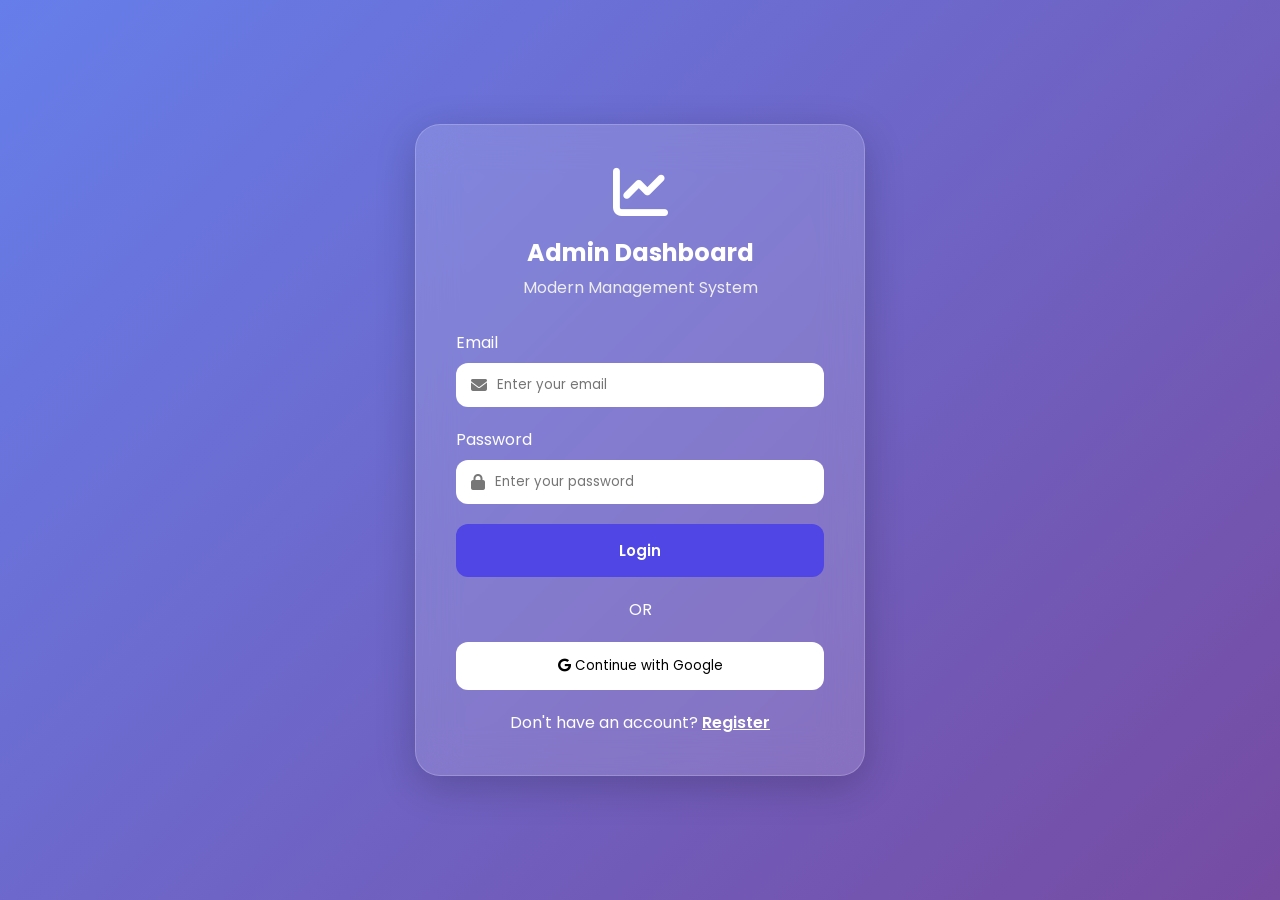
<file: index.html>
<!DOCTYPE html>
<html lang="en">

<head>
    <meta charset="UTF-8">
    <meta name="viewport" content="width=device-width, initial-scale=1.0">
    <title>Admin Dashboard Login | Nocta-Code</title>

    <link rel="stylesheet" href="style.css">

    <link href="https://cdnjs.cloudflare.com/ajax/libs/font-awesome/6.5.1/css/all.min.css"
        rel="stylesheet">
</head>

<body>

    <div class="login-container">

        <div class="glass-card">

            <div class="logo">
                <i class="fa-solid fa-chart-line"></i>
                <h2>Admin Dashboard</h2>
                <p>Modern Management System</p>
            </div>

            <form id="loginForm">

                <div class="input-group">
                    <label>Email</label>

                    <div class="input-box">
                        <i class="fa-solid fa-envelope"></i>
                        <input
                            type="email"
                            placeholder="Enter your email"
                            required>
                    </div>
                </div>

                <div class="input-group">
                    <label>Password</label>

                    <div class="input-box">
                        <i class="fa-solid fa-lock"></i>
                        <input
                            type="password"
                            placeholder="Enter your password"
                            required>
                    </div>
                </div>

                <button type="submit" class="btn-login">
                    Login
                </button>

            </form>

            <div class="divider">
                <span>OR</span>
            </div>

            <button class="google-btn">
                <i class="fa-brands fa-google"></i>
                Continue with Google
            </button>

            <p class="register-link">
                Don't have an account?
                <a href="register.html">
                    Register
                </a>
            </p>

        </div>

    </div>

    <script>

        const loginForm =
            document.getElementById("loginForm");

        loginForm.addEventListener("submit", function (e) {

            e.preventDefault();

            window.location.href =
                "dashboard.html";

        });

    </script>

</body>

</html>
</file>
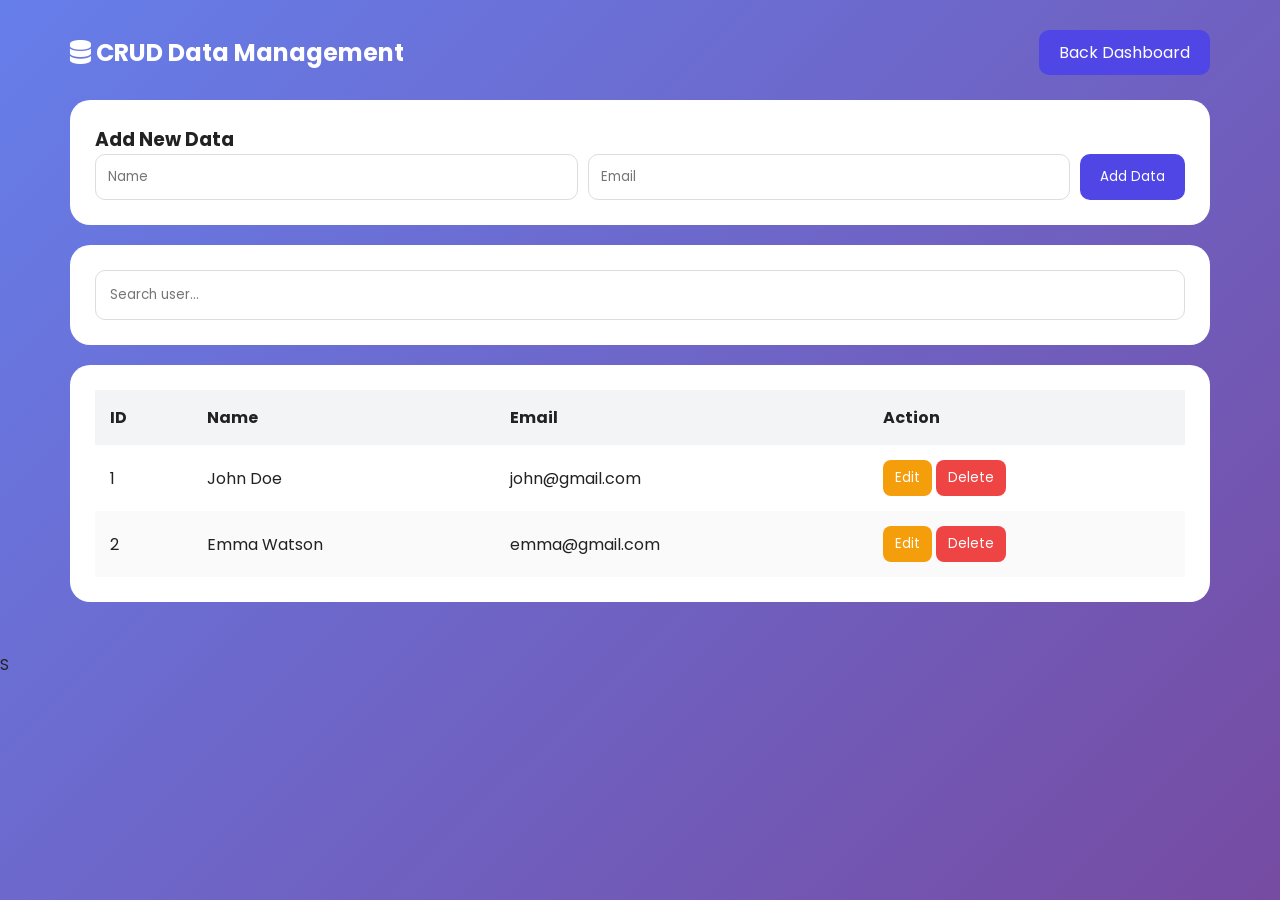
<file: crud.html>
<!DOCTYPE html>
<html lang="en">

<head>
    <meta charset="UTF-8">
    <meta name="viewport" content="width=device-width, initial-scale=1.0">
    <title>CRUD Data - Admin Dashboard</title>

    <link rel="stylesheet" href="style.css">

    <link href="https://cdnjs.cloudflare.com/ajax/libs/font-awesome/6.5.1/css/all.min.css"
        rel="stylesheet">
</head>

<body>

<div class="crud-container">

    <div class="crud-header">

        <h2>
            <i class="fa-solid fa-database"></i>
            CRUD Data Management
        </h2>

        <a href="dashboard.html" class="back-btn">
            Back Dashboard
        </a>

    </div>

    <!-- Form -->

    <div class="crud-card">

        <h3>Add New Data</h3>

        <form id="crudForm">

            <div class="form-row">

                <input
                    type="text"
                    id="name"
                    placeholder="Name"
                    required>

                <input
                    type="email"
                    id="email"
                    placeholder="Email"
                    required>

                <button type="submit">
                    Add Data
                </button>

            </div>

        </form>

    </div>

    <!-- Search -->

    <div class="crud-card">

        <input
            type="text"
            id="searchInput"
            placeholder="Search user...">

    </div>

    <!-- Table -->

    <div class="crud-card">

        <table id="dataTable">

            <thead>

                <tr>
                    <th>ID</th>
                    <th>Name</th>
                    <th>Email</th>
                    <th>Action</th>
                </tr>

            </thead>

            <tbody>

                <tr>
                    <td>1</td>
                    <td>John Doe</td>
                    <td>john@gmail.com</td>

                    <td>

                        <button
                            class="edit-btn">
                            Edit
                        </button>

                        <button
                            class="delete-btn">
                            Delete
                        </button>

                    </td>
                </tr>

                <tr>
                    <td>2</td>
                    <td>Emma Watson</td>
                    <td>emma@gmail.com</td>

                    <td>

                        <button
                            class="edit-btn">
                            Edit
                        </button>

                        <button
                            class="delete-btn">
                            Delete
                        </button>

                    </td>
                </tr>

            </tbody>

        </table>

    </div>

</div>

<script>

const crudForm =
document.getElementById(
"crudForm"
);

const tableBody =
document.querySelector(
"#dataTable tbody"
);

let currentId = 3;

crudForm.addEventListener(
"submit",
function(e){

    e.preventDefault();

    const name =
    document.getElementById(
    "name"
    ).value;

    const email =
    document.getElementById(
    "email"
    ).value;

    const row =
    document.createElement(
    "tr"
    );

    row.innerHTML = `
        <td>${currentId++}</td>
        <td>${name}</td>
        <td>${email}</td>
        <td>
            <button class="edit-btn">
                Edit
            </button>

            <button class="delete-btn">
                Delete
            </button>
        </td>
    `;

    tableBody.appendChild(
        row
    );

    crudForm.reset();

});

document.addEventListener(
"click",
function(e){

    if(
        e.target.classList.contains(
            "delete-btn"
        )
    ){

        e.target
        .parentElement
        .parentElement
        .remove();

    }

    if(
        e.target.classList.contains(
            "edit-btn"
        )
    ){

        const row =
        e.target
        .parentElement
        .parentElement;

        const newName =
        prompt(
            "Edit Name",
            row.children[1]
            .innerText
        );

        const newEmail =
        prompt(
            "Edit Email",
            row.children[2]
            .innerText
        );

        if(newName)
            row.children[1]
            .innerText =
            newName;

        if(newEmail)
            row.children[2]
            .innerText =
            newEmail;

    }

});

const searchInput =
document.getElementById(
"searchInput"
);

searchInput.addEventListener(
"keyup",
function(){

    const filter =
    this.value
    .toLowerCase();

    const rows =
    tableBody.querySelectorAll(
        "tr"
    );

    rows.forEach(row => {

        const text =
        row.innerText
        .toLowerCase();

        row.style.display =
        text.includes(filter)
        ? ""
        : "none";

    });

});

</script>

</body>

</html>S
</file>
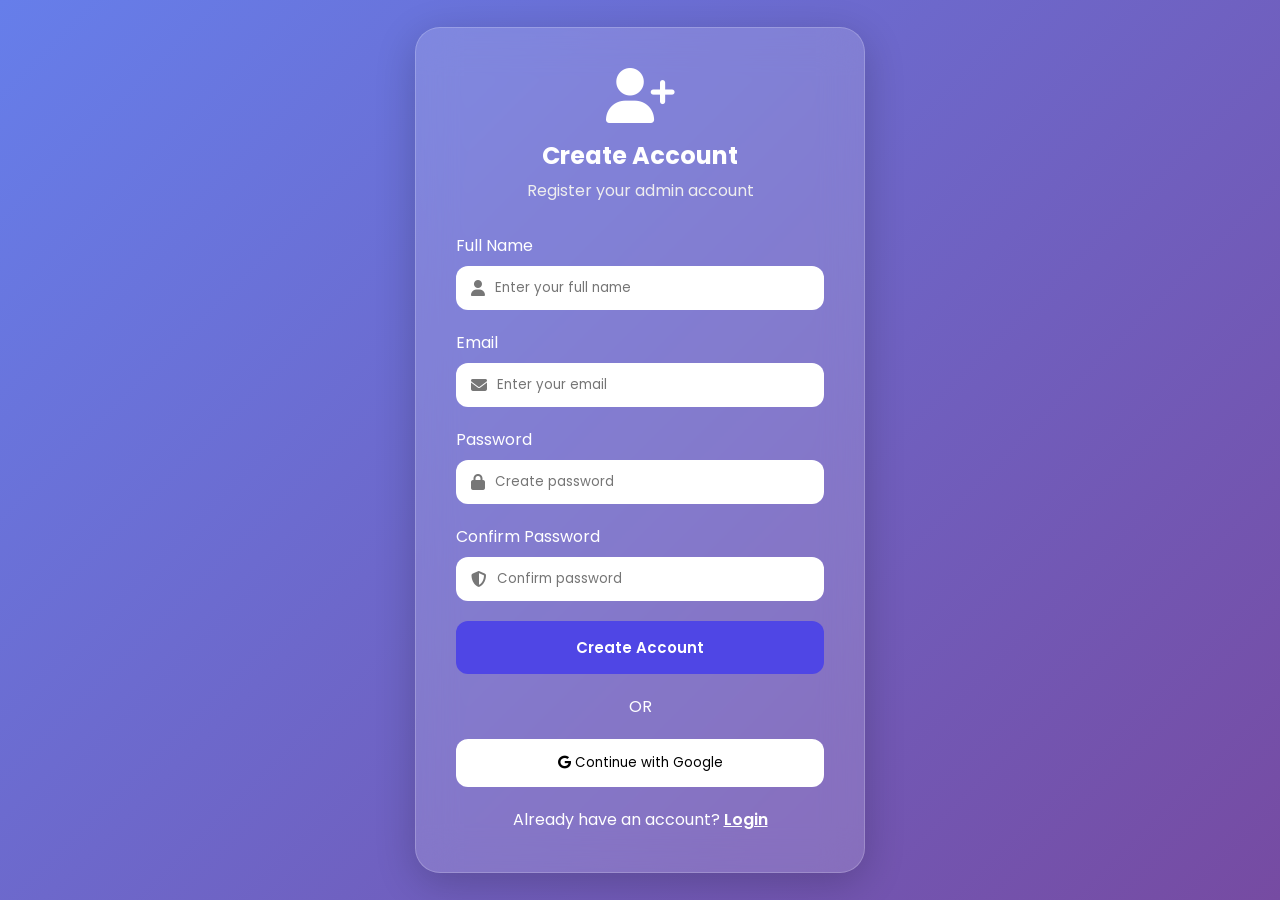
<file: register.html>
<!DOCTYPE html>
<html lang="en">

<head>
    <meta charset="UTF-8">
    <meta name="viewport" content="width=device-width, initial-scale=1.0">
    <title>Register - Admin Dashboard</title>

    <link rel="stylesheet" href="style.css">

    <link href="https://cdnjs.cloudflare.com/ajax/libs/font-awesome/6.5.1/css/all.min.css"
        rel="stylesheet">
</head>

<body>

    <div class="login-container">

        <div class="glass-card">

            <div class="logo">
                <i class="fa-solid fa-user-plus"></i>
                <h2>Create Account</h2>
                <p>Register your admin account</p>
            </div>

            <form id="registerForm">

                <div class="input-group">
                    <label>Full Name</label>

                    <div class="input-box">
                        <i class="fa-solid fa-user"></i>
                        <input
                            type="text"
                            placeholder="Enter your full name"
                            required>
                    </div>
                </div>

                <div class="input-group">
                    <label>Email</label>

                    <div class="input-box">
                        <i class="fa-solid fa-envelope"></i>
                        <input
                            type="email"
                            placeholder="Enter your email"
                            required>
                    </div>
                </div>

                <div class="input-group">
                    <label>Password</label>

                    <div class="input-box">
                        <i class="fa-solid fa-lock"></i>
                        <input
                            type="password"
                            placeholder="Create password"
                            required>
                    </div>
                </div>

                <div class="input-group">
                    <label>Confirm Password</label>

                    <div class="input-box">
                        <i class="fa-solid fa-shield-halved"></i>
                        <input
                            type="password"
                            placeholder="Confirm password"
                            required>
                    </div>
                </div>

                <button type="submit" class="btn-login">
                    Create Account
                </button>

            </form>

            <div class="divider">
                <span>OR</span>
            </div>

            <button class="google-btn">
                <i class="fa-brands fa-google"></i>
                Continue with Google
            </button>

            <p class="register-link">
                Already have an account?
                <a href="index.html">
                    Login
                </a>
            </p>

        </div>

    </div>

    <script>

        const registerForm =
            document.getElementById("registerForm");

        registerForm.addEventListener("submit", function (e) {

            e.preventDefault();

            alert("Account created successfully!");

            window.location.href =
                "index.html";

        });

    </script>

</body>

</html>
</file>
<file: style.css>
/* =========================
   GOOGLE FONT
========================= */

@import url('https://fonts.googleapis.com/css2?family=Poppins:wght@300;400;500;600;700;800&display=swap');

*{
    margin:0;
    padding:0;
    box-sizing:border-box;
    font-family:'Poppins',sans-serif;
}

body{
    min-height:100vh;
    background:linear-gradient(
        135deg,
        #667eea,
        #764ba2
    );
    color:#222;
}

/* =========================
   LOGIN & REGISTER
========================= */

.login-container{
    min-height:100vh;
    display:flex;
    justify-content:center;
    align-items:center;
    padding:20px;
}

.glass-card{
    width:100%;
    max-width:450px;

    background:rgba(255,255,255,.15);

    backdrop-filter:blur(20px);

    border:1px solid rgba(255,255,255,.2);

    border-radius:25px;

    padding:40px;

    box-shadow:
    0 10px 40px rgba(0,0,0,.2);
}

.logo{
    text-align:center;
    margin-bottom:30px;
}

.logo i{
    font-size:55px;
    color:white;
    margin-bottom:15px;
}

.logo h2{
    color:white;
    margin-bottom:5px;
}

.logo p{
    color:#eee;
}

.input-group{
    margin-bottom:20px;
}

.input-group label{
    display:block;
    margin-bottom:8px;
    color:white;
}

.input-box{
    display:flex;
    align-items:center;
    background:white;
    border-radius:12px;
    padding:12px 15px;
}

.input-box i{
    color:#777;
    margin-right:10px;
}

.input-box input{
    width:100%;
    border:none;
    outline:none;
    background:none;
}

.btn-login{
    width:100%;
    border:none;
    padding:15px;
    border-radius:12px;
    cursor:pointer;

    background:#4f46e5;
    color:white;

    font-weight:600;
    font-size:15px;

    transition:.3s;
}

.btn-login:hover{
    transform:translateY(-2px);
}

.divider{
    text-align:center;
    margin:20px 0;
    color:white;
}

.google-btn{
    width:100%;
    border:none;
    padding:14px;
    border-radius:12px;
    cursor:pointer;
    background:white;
}

.register-link{
    margin-top:20px;
    text-align:center;
    color:white;
}

.register-link a{
    color:#fff;
    font-weight:600;
}

/* =========================
   DASHBOARD
========================= */

.dashboard{
    display:flex;
    min-height:100vh;
}

/* Sidebar */

.sidebar{
    width:260px;
    background:#111827;
    color:white;
    padding:25px;
}

.sidebar-logo{
    font-size:22px;
    font-weight:700;
    margin-bottom:40px;
}

.sidebar-logo i{
    margin-right:10px;
}

.menu{
    list-style:none;
}

.menu li{
    margin-bottom:10px;
}

.menu li a{
    display:flex;
    gap:12px;

    text-decoration:none;
    color:white;

    padding:14px;
    border-radius:12px;

    transition:.3s;
}

.menu li a:hover,
.menu .active a{
    background:#4f46e5;
}

/* Main */

.main-content{
    flex:1;
    padding:30px;
    overflow:auto;
}

.topbar{
    display:flex;
    justify-content:space-between;
    align-items:center;
    margin-bottom:30px;
}

.topbar h2{
    color:white;
}

.topbar-actions{
    display:flex;
    gap:15px;
    align-items:center;
}

.profile-img{
    width:45px;
    height:45px;
    border-radius:50%;
}

.dark-btn{
    border:none;
    width:45px;
    height:45px;
    border-radius:50%;
    cursor:pointer;
    font-size:18px;
}

/* =========================
   STATS
========================= */

.stats-grid{
    display:grid;
    grid-template-columns:
    repeat(auto-fit,minmax(220px,1fr));

    gap:20px;

    margin-bottom:30px;
}

.stat-card{
    background:white;
    border-radius:20px;
    padding:25px;

    box-shadow:
    0 10px 25px rgba(0,0,0,.1);
}

.stat-card h3{
    font-size:28px;
    margin:15px 0 5px;
}

.icon{
    width:55px;
    height:55px;

    display:flex;
    justify-content:center;
    align-items:center;

    border-radius:15px;

    color:white;
    font-size:20px;
}

.blue{
    background:#3b82f6;
}

.green{
    background:#22c55e;
}

.orange{
    background:#f59e0b;
}

.red{
    background:#ef4444;
}

/* =========================
   CHARTS
========================= */

.chart-grid{
    display:grid;
    grid-template-columns:
    repeat(auto-fit,minmax(350px,1fr));

    gap:20px;

    margin-bottom:30px;
}

.chart-card{
    background:white;
    border-radius:20px;
    padding:25px;
}

.chart-card h3{
    margin-bottom:20px;
}

/* =========================
   TABLE
========================= */

.table-card{
    background:white;
    border-radius:20px;
    padding:25px;
}

table{
    width:100%;
    border-collapse:collapse;
}

th,
td{
    padding:15px;
    text-align:left;
}

th{
    background:#f3f4f6;
}

tr:nth-child(even){
    background:#fafafa;
}

.badge{
    padding:8px 12px;
    border-radius:20px;
    color:white;
    font-size:12px;
}

.success{
    background:#22c55e;
}

.warning{
    background:#f59e0b;
}

.danger{
    background:#ef4444;
}

/* =========================
   CRUD
========================= */

.crud-container{
    max-width:1200px;
    margin:auto;
    padding:30px;
}

.crud-header{
    display:flex;
    justify-content:space-between;
    align-items:center;
    margin-bottom:25px;
    color:white;
}

.back-btn{
    text-decoration:none;
    color:white;
    background:#4f46e5;
    padding:10px 20px;
    border-radius:10px;
}

.crud-card{
    background:white;
    border-radius:20px;
    padding:25px;
    margin-bottom:20px;
}

.form-row{
    display:flex;
    gap:10px;
    flex-wrap:wrap;
}

.form-row input{
    flex:1;
    min-width:200px;
    padding:12px;
    border:1px solid #ddd;
    border-radius:10px;
}

.form-row button{
    padding:12px 20px;
    border:none;
    background:#4f46e5;
    color:white;
    border-radius:10px;
    cursor:pointer;
}

.edit-btn{
    background:#f59e0b;
    color:white;
    border:none;
    padding:8px 12px;
    border-radius:8px;
    cursor:pointer;
}

.delete-btn{
    background:#ef4444;
    color:white;
    border:none;
    padding:8px 12px;
    border-radius:8px;
    cursor:pointer;
}

#searchInput{
    width:100%;
    padding:14px;
    border:1px solid #ddd;
    border-radius:10px;
}

/* =========================
   MOBILE
========================= */

@media(max-width:900px){

    .sidebar{
        width:80px;
    }

    .sidebar span{
        display:none;
    }

    .menu li a{
        justify-content:center;
    }

}

@media(max-width:768px){

    .topbar{
        flex-direction:column;
        gap:15px;
    }

    .chart-grid{
        grid-template-columns:1fr;
    }

    .form-row{
        flex-direction:column;
    }

}

.notification{

    position:fixed;

    top:20px;
    right:20px;

    background:#4f46e5;
    color:white;

    padding:15px 20px;

    border-radius:12px;

    box-shadow:
    0 10px 20px rgba(0,0,0,.2);

    z-index:9999;

    animation:slideIn .3s ease;
}

@keyframes slideIn{

    from{
        opacity:0;
        transform:translateX(100%);
    }

    to{
        opacity:1;
        transform:translateX(0);
    }

}
</file>
